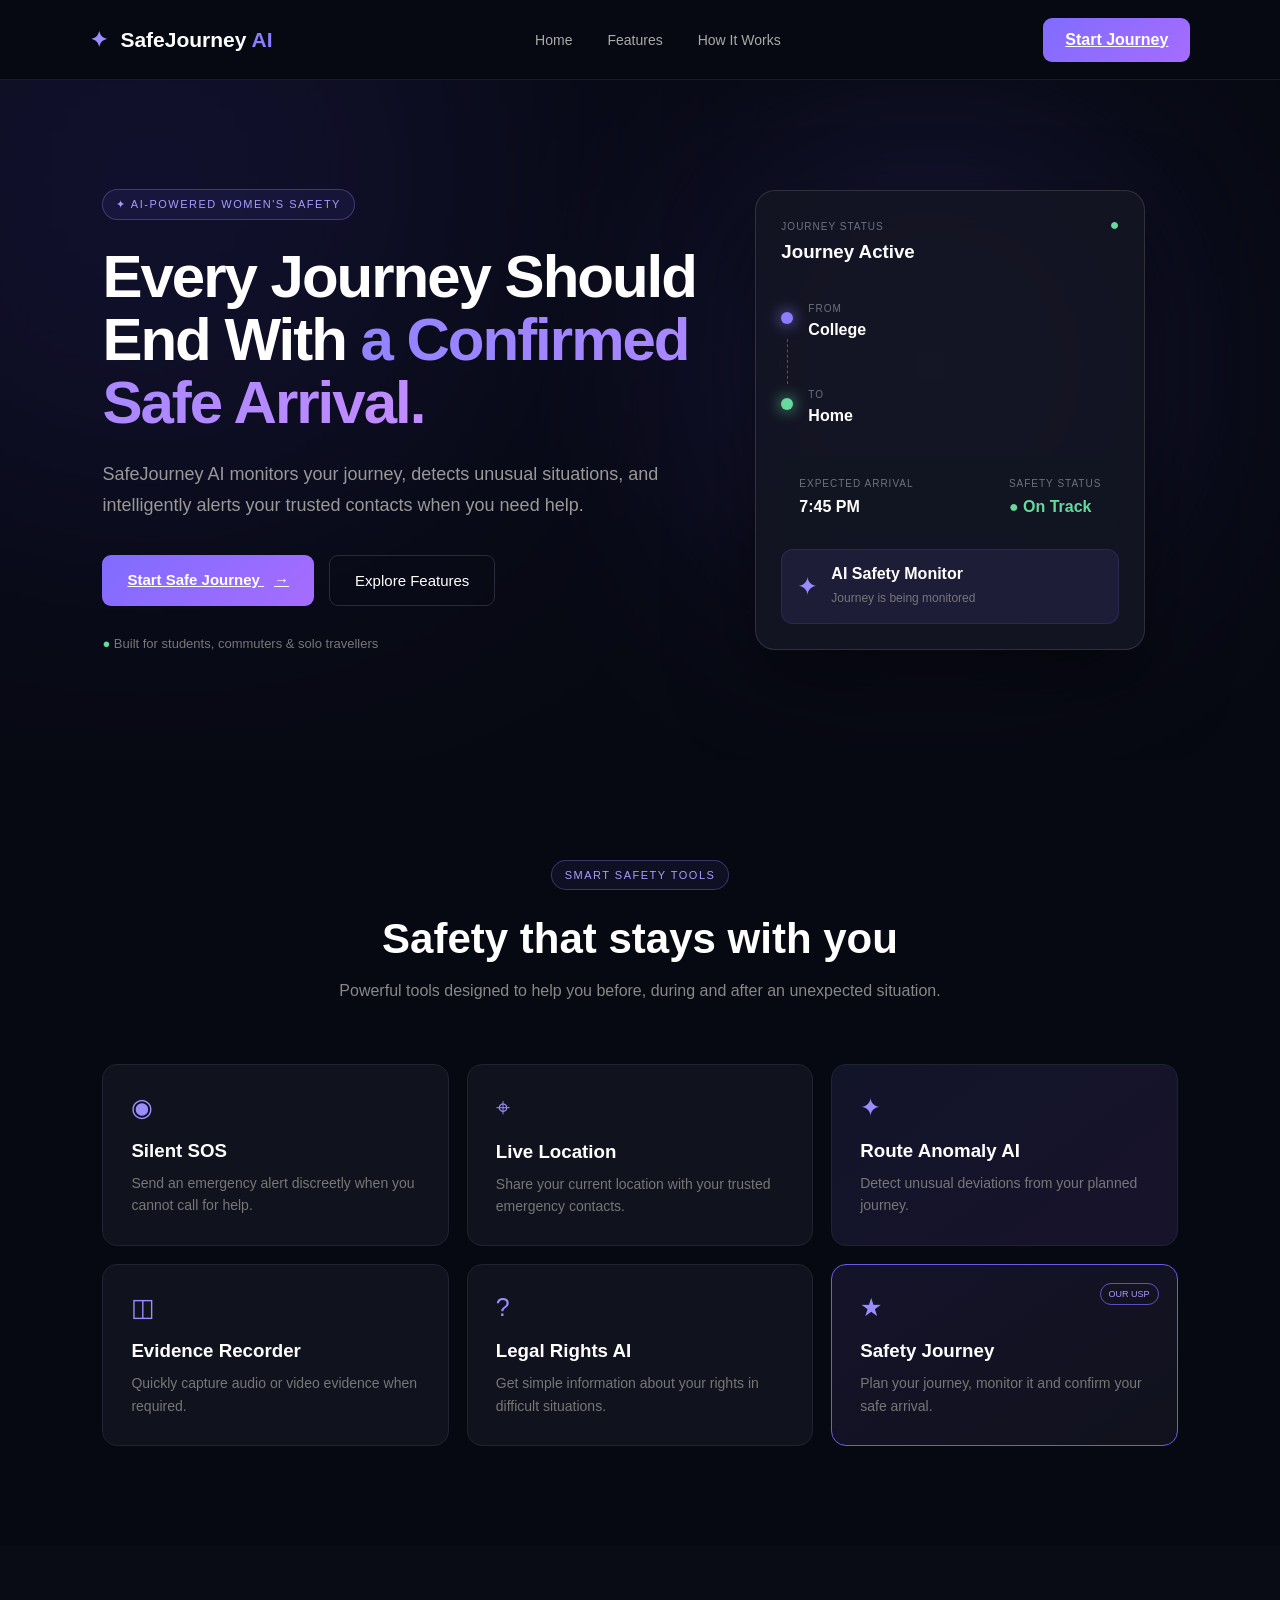
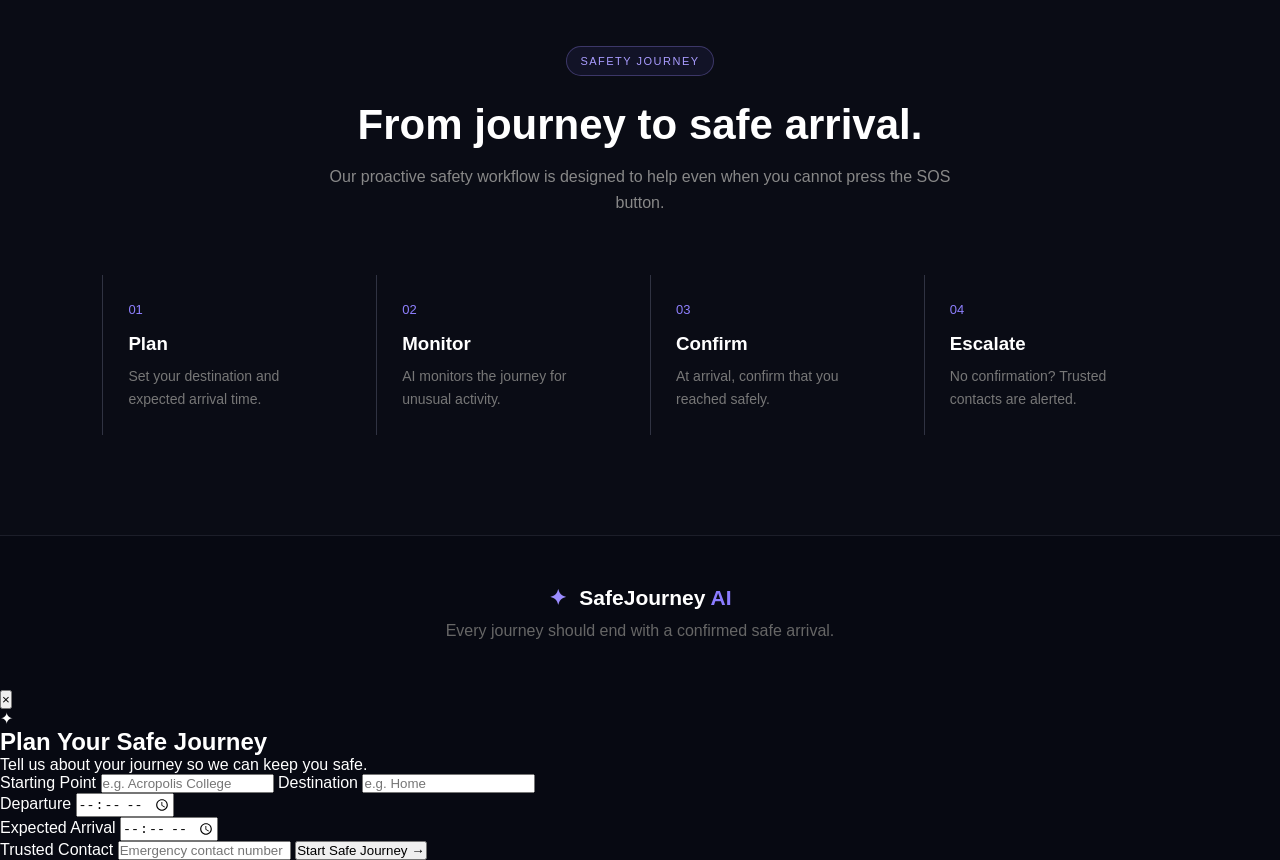
<file: index.html>
<!DOCTYPE html>
<html lang="en">

<head>
    <meta charset="UTF-8">
    <meta name="viewport" content="width=device-width, initial-scale=1.0">

    <title>SafeJourney AI</title>

    <link rel="stylesheet" href="style.css">
</head>

<body>

    <!-- NAVBAR -->
    <nav class="navbar">

        <div class="logo">
            <span class="logo-icon">✦</span>
            SafeJourney <span>AI</span>
        </div>

        <div class="nav-links">
            <a href="#home">Home</a>
            <a href="#features">Features</a>
            <a href="#how">How It Works</a>
        </div>

        <a href="journey.html" class="nav-btn">
    Start Journey
</a>

    </nav>


    <!-- HERO SECTION -->
    <section class="hero" id="home">

        <div class="hero-content">

            <div class="badge">
                ✦ AI-POWERED WOMEN'S SAFETY
            </div>

            <h1>
                Every Journey Should End With
                <span>a Confirmed Safe Arrival.</span>
            </h1>

            <p>
                SafeJourney AI monitors your journey, detects unusual situations,
                and intelligently alerts your trusted contacts when you need help.
            </p>

            <div class="hero-buttons">

             <a href="journey.html" class="primary-btn">
    Start Safe Journey
    <span>→</span>
</a>   

                <a href="#features" class="secondary-btn">
                    Explore Features
                </a>

            </div>

            <div class="trust">
                <span>●</span> Built for students, commuters & solo travellers
            </div>

        </div>


        <!-- DASHBOARD MOCKUP -->
        <div class="dashboard-wrapper">

            <div class="glow"></div>

            <div class="dashboard">

                <div class="dashboard-top">
                    <div>
                        <small>JOURNEY STATUS</small>
                        <h3>Journey Active</h3>
                    </div>

                    <div class="status-dot">●</div>
                </div>

                <div class="route">

                    <div class="location">
                        <div class="circle start"></div>

                        <div>
                            <small>FROM</small>
                            <strong>College</strong>
                        </div>
                    </div>

                    <div class="route-line"></div>

                    <div class="location">
                        <div class="circle end"></div>

                        <div>
                            <small>TO</small>
                            <strong>Home</strong>
                        </div>
                    </div>

                </div>

                <div class="journey-info">

                    <div>
                        <small>EXPECTED ARRIVAL</small>
                        <strong>7:45 PM</strong>
                    </div>

                    <div>
                        <small>SAFETY STATUS</small>
                        <strong class="safe">● On Track</strong>
                    </div>

                </div>

                <div class="ai-box">
                    <span>✦</span>

                    <div>
                        <strong>AI Safety Monitor</strong>
                        <p>Journey is being monitored</p>
                    </div>
                </div>

            </div>

        </div>

    </section>


    <!-- FEATURES -->
    <section class="features-section" id="features">

        <div class="section-heading">

            <div class="badge">SMART SAFETY TOOLS</div>

            <h2>
                Safety that stays with you
            </h2>

            <p>
                Powerful tools designed to help you before,
                during and after an unexpected situation.
            </p>

        </div>


        <div class="features-grid">

            <div class="feature-card">
                <div class="feature-icon">◉</div>
                <h3>Silent SOS</h3>
                <p>
                    Send an emergency alert discreetly when you cannot call for help.
                </p>
            </div>


            <div class="feature-card">
                <div class="feature-icon">⌖</div>
                <h3>Live Location</h3>
                <p>
                    Share your current location with your trusted emergency contacts.
                </p>
            </div>


            <div class="feature-card highlight">
                <div class="feature-icon">✦</div>
                <h3>Route Anomaly AI</h3>
                <p>
                    Detect unusual deviations from your planned journey.
                </p>
            </div>


            <div class="feature-card">
                <div class="feature-icon">◫</div>
                <h3>Evidence Recorder</h3>
                <p>
                    Quickly capture audio or video evidence when required.
                </p>
            </div>


            <div class="feature-card">
                <div class="feature-icon">?</div>
                <h3>Legal Rights AI</h3>
                <p>
                    Get simple information about your rights in difficult situations.
                </p>
            </div>


            <div class="feature-card special">
                <div class="feature-icon">★</div>
                <h3>Safety Journey</h3>
                <p>
                    Plan your journey, monitor it and confirm your safe arrival.
                </p>

                <span class="usp">OUR USP</span>
            </div>

        </div>

    </section>


    <!-- HOW IT WORKS -->
    <section class="how-section" id="how">

        <div class="section-heading">

            <div class="badge">SAFETY JOURNEY</div>

            <h2>
                From journey to safe arrival.
            </h2>

            <p>
                Our proactive safety workflow is designed to help
                even when you cannot press the SOS button.
            </p>

        </div>


        <div class="steps">

            <div class="step">
                <span>01</span>
                <h3>Plan</h3>
                <p>Set your destination and expected arrival time.</p>
            </div>

            <div class="step">
                <span>02</span>
                <h3>Monitor</h3>
                <p>AI monitors the journey for unusual activity.</p>
            </div>

            <div class="step">
                <span>03</span>
                <h3>Confirm</h3>
                <p>At arrival, confirm that you reached safely.</p>
            </div>

            <div class="step">
                <span>04</span>
                <h3>Escalate</h3>
                <p>No confirmation? Trusted contacts are alerted.</p>
            </div>

        </div>

    </section>


    <!-- FOOTER -->
    <footer>

        <div class="logo">
            <span class="logo-icon">✦</span>
            SafeJourney <span>AI</span>
        </div>

        <p>
            Every journey should end with a confirmed safe arrival.
        </p>

    </footer>


    <script src="script.js"></script>
    <!-- START JOURNEY POPUP -->
<div class="popup-overlay" id="journeyPopup">

</div>

    <div class="popup">

        <button class="close-btn" onclick="closeJourney()">
            ×
        </button>

        <div class="popup-icon">✦</div>

        <h2>Plan Your Safe Journey</h2>

        <p class="popup-subtitle">
            Tell us about your journey so we can keep you safe.
        </p>

        <label>Starting Point</label>
        <input type="text" id="startPoint" placeholder="e.g. Acropolis College">

        <label>Destination</label>
        <input type="text" id="destination" placeholder="e.g. Home">

        <div class="time-row">

            <div>
                <label>Departure</label>
                <input type="time" id="departureTime">
            </div>

            <div>
                <label>Expected Arrival</label>
                <input type="time" id="arrivalTime">
            </div>

        </div>

        <label>Trusted Contact</label>
        <input type="tel" id="contact" placeholder="Emergency contact number">

        <button class="popup-start-btn" onclick="confirmJourney()">
            Start Safe Journey →
        </button>

    </div>

</div>


</body>

</html>
</file>
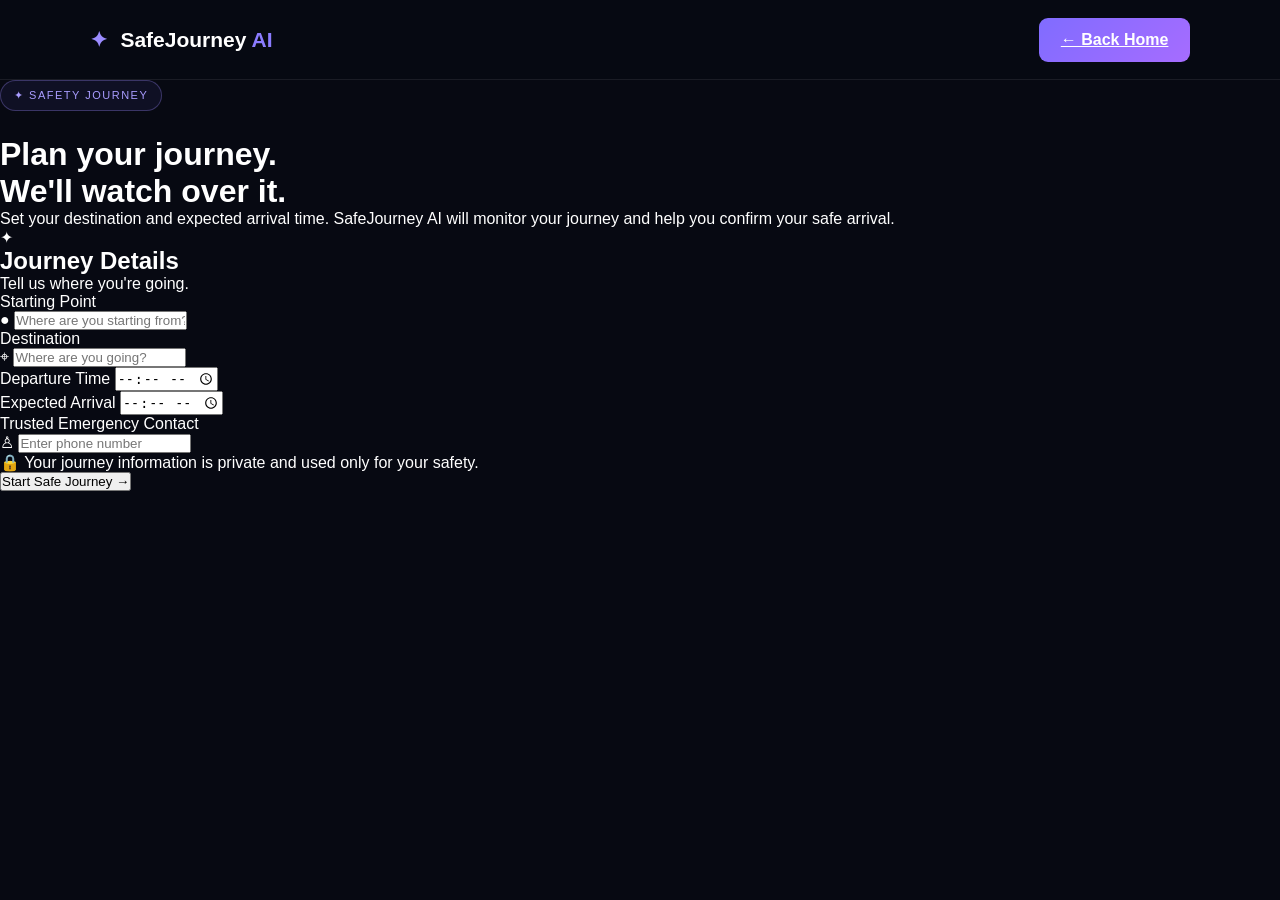
<file: journey.html>
<!DOCTYPE html>
<html lang="en">

<head>
    <meta charset="UTF-8">
    <meta name="viewport" content="width=device-width, initial-scale=1.0">

    <title>Plan Your Journey | SafeJourney AI</title>

    <link rel="stylesheet" href="style.css">
</head>

<body>

    <nav class="navbar">

        <div class="logo">
            <span class="logo-icon">✦</span>
            SafeJourney <span>AI</span>
        </div>

        <a href="index.html" class="nav-btn">
            ← Back Home
        </a>

    </nav>


    <main class="journey-page">

        <div class="journey-heading">

            <div class="badge">
                ✦ SAFETY JOURNEY
            </div>

            <h1>
                Plan your journey.<br>
                <span>We'll watch over it.</span>
            </h1>

            <p>
                Set your destination and expected arrival time.
                SafeJourney AI will monitor your journey and help
                you confirm your safe arrival.
            </p>

        </div>


        <div class="journey-form">

            <div class="form-header">

                <div class="form-icon">
                    ✦
                </div>

                <div>
                    <h2>Journey Details</h2>
                    <p>Tell us where you're going.</p>
                </div>

            </div>


            <label>Starting Point</label>

            <div class="input-box">
                <span>●</span>
                <input
                    type="text"
                    id="startPoint"
                    placeholder="Where are you starting from?"
                >
            </div>


            <label>Destination</label>

            <div class="input-box">
                <span>⌖</span>
                <input
                    type="text"
                    id="destination"
                    placeholder="Where are you going?"
                >
            </div>


            <div class="form-row">

                <div>
                    <label>Departure Time</label>

                    <input
                        class="normal-input"
                        type="time"
                        id="departureTime"
                    >
                </div>

                <div>
                    <label>Expected Arrival</label>

                    <input
                        class="normal-input"
                        type="time"
                        id="arrivalTime"
                    >
                </div>

            </div>


            <label>Trusted Emergency Contact</label>

            <div class="input-box">
                <span>♙</span>
                <input
                    type="tel"
                    id="contact"
                    placeholder="Enter phone number"
                >
            </div>


            <div class="privacy-note">
                🔒 Your journey information is private and used only
                for your safety.
            </div>


            <button class="begin-btn" onclick="beginJourney()">
                Start Safe Journey
                <span>→</span>
            </button>

        </div>

    </main>


    <script>

        function beginJourney() {

            const start =
                document.getElementById("startPoint").value;

            const destination =
                document.getElementById("destination").value;

            const departure =
                document.getElementById("departureTime").value;

            const arrival =
                document.getElementById("arrivalTime").value;

            const contact =
                document.getElementById("contact").value;


            if (!start || !destination || !departure || !arrival || !contact) {

                alert("Please fill in all journey details.");

                return;
            }


            localStorage.setItem(
                "journeyStart",
                start
            );

            localStorage.setItem(
                "journeyDestination",
                destination
            );

            localStorage.setItem(
                "journeyDeparture",
                departure
            );

            localStorage.setItem(
                "journeyArrival",
                arrival
            );

            localStorage.setItem(
                "journeyContact",
                contact
            );


            alert("Your Safe Journey has been planned!");

        }

    </script>

</body>

</html>
</file>
<file: style.css>
* {
    margin: 0;
    padding: 0;
    box-sizing: border-box;
}

html {
    scroll-behavior: smooth;
}

body {
    font-family: Arial, sans-serif;
    background: #070912;
    color: white;
    overflow-x: hidden;
}


/* NAVBAR */

.navbar {
    height: 80px;
    display: flex;
    align-items: center;
    justify-content: space-between;
    padding: 0 7%;
    border-bottom: 1px solid rgba(255,255,255,0.08);
    background: rgba(7,9,18,0.8);
}

.logo {
    font-size: 21px;
    font-weight: bold;
}

.logo span {
    color: #8b7cff;
}

.logo-icon {
    color: #9b8cff !important;
    margin-right: 7px;
}

.nav-links {
    display: flex;
    gap: 35px;
}

.nav-links a {
    color: #aaa;
    text-decoration: none;
    font-size: 14px;
    transition: 0.3s;
}

.nav-links a:hover {
    color: white;
}

.nav-btn,
.primary-btn {
    border: none;
    background: linear-gradient(135deg, #806cff, #a66cff);
    color: white;
    padding: 13px 22px;
    border-radius: 9px;
    font-weight: bold;
    cursor: pointer;
    transition: 0.3s;
}

.nav-btn:hover,
.primary-btn:hover {
    transform: translateY(-2px);
}


/* HERO */

.hero {
    min-height: 680px;
    display: flex;
    align-items: center;
    justify-content: space-between;
    padding: 80px 8%;
    position: relative;
    overflow: hidden;
}

.hero::before {
    content: "";
    position: absolute;
    width: 600px;
    height: 600px;
    background: #654cff;
    opacity: 0.13;
    filter: blur(150px);
    top: -200px;
    left: -150px;
}

.hero-content {
    max-width: 650px;
    position: relative;
    z-index: 2;
}

.badge {
    display: inline-block;
    font-size: 11px;
    letter-spacing: 1.5px;
    color: #a99cff;
    border: 1px solid rgba(160,140,255,0.3);
    background: rgba(120,100,255,0.08);
    padding: 8px 13px;
    border-radius: 30px;
    margin-bottom: 25px;
}

.hero h1 {
    font-size: 60px;
    line-height: 1.05;
    letter-spacing: -2px;
    margin-bottom: 25px;
}

.hero h1 span {
    background: linear-gradient(90deg, #9283ff, #c18cff);
    -webkit-background-clip: text;
    background-clip: text;
    color: transparent;
}

.hero p {
    color: #999;
    font-size: 18px;
    line-height: 1.7;
    max-width: 570px;
}

.hero-buttons {
    display: flex;
    gap: 15px;
    margin-top: 35px;
}

.primary-btn {
    padding: 16px 25px;
    font-size: 15px;
}

.primary-btn span {
    margin-left: 10px;
}

.secondary-btn {
    padding: 16px 25px;
    border: 1px solid #292b3b;
    border-radius: 9px;
    color: white;
    text-decoration: none;
    font-size: 15px;
}

.trust {
    margin-top: 30px;
    color: #777;
    font-size: 13px;
}

.trust span {
    color: #66d99c;
}


/* DASHBOARD */

.dashboard-wrapper {
    position: relative;
    margin-right: 3%;
}

.glow {
    position: absolute;
    width: 350px;
    height: 350px;
    background: #725cff;
    filter: blur(130px);
    opacity: 0.25;
}

.dashboard {
    width: 390px;
    background: rgba(20,22,35,0.9);
    border: 1px solid rgba(255,255,255,0.12);
    border-radius: 20px;
    padding: 25px;
    position: relative;
    box-shadow: 0 30px 80px rgba(0,0,0,0.5);
    backdrop-filter: blur(20px);
}

.dashboard-top {
    display: flex;
    justify-content: space-between;
}

.dashboard small {
    color: #6e7180;
    font-size: 10px;
    letter-spacing: 1px;
}

.dashboard h3 {
    margin-top: 7px;
}

.status-dot {
    color: #66d99c;
}

.route {
    margin-top: 35px;
}

.location {
    display: flex;
    align-items: center;
    gap: 15px;
}

.circle {
    width: 12px;
    height: 12px;
    border-radius: 50%;
}

.start {
    background: #8d7cff;
    box-shadow: 0 0 15px #8d7cff;
}

.end {
    background: #66d99c;
    box-shadow: 0 0 15px #66d99c;
}

.location strong {
    display: block;
    margin-top: 5px;
}

.route-line {
    height: 45px;
    border-left: 1px dashed #555;
    margin-left: 6px;
}

.journey-info {
    display: flex;
    justify-content: space-between;
    background: #111421;
    padding: 18px;
    border-radius: 12px;
    margin-top: 30px;
}

.journey-info strong {
    display: block;
    margin-top: 7px;
}

.safe {
    color: #66d99c;
}

.ai-box {
    display: flex;
    align-items: center;
    gap: 13px;
    margin-top: 15px;
    padding: 15px;
    border-radius: 12px;
    background: rgba(130,110,255,0.1);
    border: 1px solid rgba(130,110,255,0.15);
}

.ai-box > span {
    font-size: 25px;
    color: #9a8cff;
}

.ai-box p {
    font-size: 12px;
    margin-top: 5px;
    color: #777;
}


/* FEATURES */

.features-section,
.how-section {
    padding: 100px 8%;
}

.section-heading {
    text-align: center;
    max-width: 650px;
    margin: auto;
}

.section-heading h2 {
    font-size: 42px;
    margin-bottom: 15px;
}

.section-heading p {
    color: #888;
    line-height: 1.6;
}

.features-grid {
    max-width: 1100px;
    margin: 60px auto 0;
    display: grid;
    grid-template-columns: repeat(3, 1fr);
    gap: 18px;
}

.feature-card {
    padding: 28px;
    min-height: 160px;
    background: #10121d;
    border: 1px solid #202331;
    border-radius: 15px;
    transition: 0.3s;
    position: relative;
}

.feature-card:hover {
    transform: translateY(-5px);
    border-color: #6256c9;
}

.feature-icon {
    font-size: 25px;
    color: #9b8cff;
    margin-bottom: 18px;
}

.feature-card h3 {
    margin-bottom: 10px;
}

.feature-card p {
    color: #777;
    font-size: 14px;
    line-height: 1.6;
}

.highlight {
    background: linear-gradient(145deg, #121429, #17132b);
}

.special {
    border-color: #6b5ce7;
    background: linear-gradient(145deg, #15132a, #11121d);
}

.usp {
    position: absolute;
    top: 18px;
    right: 18px;
    font-size: 9px;
    color: #a99cff;
    border: 1px solid #5d52bc;
    padding: 5px 8px;
    border-radius: 20px;
}


/* HOW IT WORKS */

.how-section {
    background: #0a0c15;
}

.steps {
    max-width: 1100px;
    margin: 60px auto 0;
    display: grid;
    grid-template-columns: repeat(4, 1fr);
    gap: 20px;
}

.step {
    padding: 25px;
    border-left: 1px solid #303342;
}

.step > span {
    color: #8f80ff;
    font-size: 13px;
}

.step h3 {
    margin: 15px 0 10px;
}

.step p {
    color: #777;
    line-height: 1.6;
    font-size: 14px;
}


/* FOOTER */

footer {
    padding: 50px 8%;
    border-top: 1px solid #1c1e29;
    text-align: center;
}

footer p {
    margin-top: 12px;
    color: #666;
}


/* MOBILE */

@media (max-width: 900px) {

    .nav-links {
        display: none;
    }

    .hero {
        flex-direction: column;
        text-align: center;
        gap: 60px;
    }

    .hero h1 {
        font-size: 42px;
    }

    .hero-buttons {
        justify-content: center;
    }

    .dashboard-wrapper {
        margin: 0;
    }

    .features-grid {
        grid-template-columns: 1fr;
    }

    .steps {
        grid-template-columns: 1fr;
    }
    /* POPUP */

.popup-overlay {
    position: fixed;
    inset: 0;
    background: rgba(0, 0, 0, 0.7);
    backdrop-filter: blur(8px);

    display: none;
    align-items: center;
    justify-content: center;

    z-index: 9999;
}

.popup {
    width: 430px;
    max-width: 90%;
    padding: 30px;

    background: #111421;
    border: 1px solid rgba(255,255,255,0.12);
    border-radius: 20px;

    position: relative;

    box-shadow: 0 30px 100px rgba(0,0,0,0.6);

    animation: popupOpen 0.25s ease;
}

@keyframes popupOpen {

    from {
        opacity: 0;
        transform: translateY(20px) scale(0.96);
    }

    to {
        opacity: 1;
        transform: translateY(0) scale(1);
    }

}

.close-btn {
    position: absolute;
    right: 18px;
    top: 15px;

    background: none;
    border: none;

    color: #777;
    font-size: 28px;

    cursor: pointer;
}

.close-btn:hover {
    color: white;
}

.popup-icon {
    width: 45px;
    height: 45px;

    display: flex;
    align-items: center;
    justify-content: center;

    border-radius: 12px;

    background: rgba(130,110,255,0.15);
    color: #9b8cff;

    font-size: 22px;

    margin-bottom: 18px;
}

.popup h2 {
    font-size: 26px;
    margin-bottom: 8px;
}

.popup-subtitle {
    color: #777;
    font-size: 14px;
    line-height: 1.5;
    margin-bottom: 22px;
}

.popup label {
    display: block;
    color: #aaa;
    font-size: 12px;
    margin: 15px 0 7px;
}

.popup input {
    width: 100%;
    padding: 12px;

    box-sizing: border-box;

    background: #191c29;
    border: 1px solid #292d3d;
    border-radius: 9px;

    color: white;
    outline: none;
}

.popup input:focus {
    border-color: #8171ff;
}

.time-row {
    display: grid;
    grid-template-columns: 1fr 1fr;
    gap: 12px;
}

.popup-start-btn {
    width: 100%;
    margin-top: 25px;

    padding: 14px;

    border: none;
    border-radius: 9px;

    background: linear-gradient(135deg, #806cff, #a66cff);

    color: white;
    font-size: 15px;
    font-weight: bold;

    cursor: pointer;
}

.popup-start-btn:hover {
    transform: translateY(-2px);
}
/* =========================================
   CREATIVE SAFE JOURNEY POPUP
========================================= */

.popup-overlay {
    position: fixed !important;
    inset: 0 !important;

    display: none;
    align-items: center;
    justify-content: center;

    background: rgba(3, 5, 14, 0.78);
    backdrop-filter: blur(14px);

    z-index: 99999;
    padding: 20px;
}


/* POPUP CARD */

.popup {
    width: 470px;
    max-width: 100%;

    padding: 34px;

    position: relative;

    background:
        radial-gradient(
            circle at top right,
            rgba(125, 105, 255, 0.18),
            transparent 35%
        ),
        #10131f;

    border: 1px solid rgba(145, 125, 255, 0.25);
    border-radius: 24px;

    box-shadow:
        0 30px 100px rgba(0, 0, 0, 0.7),
        0 0 60px rgba(110, 90, 255, 0.12);

    animation: journeyPopup 0.35s ease;
}


/* POPUP ANIMATION */

@keyframes journeyPopup {

    from {
        opacity: 0;
        transform: translateY(25px) scale(0.94);
    }

    to {
        opacity: 1;
        transform: translateY(0) scale(1);
    }

}


/* CLOSE BUTTON */

.close-btn {
    position: absolute;
    top: 18px;
    right: 20px;

    width: 35px;
    height: 35px;

    display: flex;
    align-items: center;
    justify-content: center;

    border-radius: 50%;

    background: rgba(255,255,255,0.06);
    border: 1px solid rgba(255,255,255,0.08);

    color: #888;
    font-size: 22px;

    cursor: pointer;

    transition: 0.25s;
}

.close-btn:hover {
    background: rgba(255,255,255,0.12);
    color: white;
    transform: rotate(90deg);
}


/* ICON */

.popup-icon {
    width: 54px;
    height: 54px;

    display: flex;
    align-items: center;
    justify-content: center;

    border-radius: 16px;

    background: linear-gradient(
        135deg,
        rgba(126,108,255,0.25),
        rgba(180,105,255,0.12)
    );

    border: 1px solid rgba(145,125,255,0.25);

    color: #a99cff;

    font-size: 26px;

    box-shadow: 0 0 30px rgba(125,105,255,0.15);

    margin-bottom: 20px;
}


/* HEADING */

.popup h2 {
    font-size: 28px;
    margin-bottom: 8px;
    letter-spacing: -0.5px;
}

.popup-subtitle {
    color: #777d91;
    font-size: 14px;
    line-height: 1.6;

    margin-bottom: 26px;
}


/* INPUT LABELS */

.popup label {
    display: block;

    color: #aeb2c2;

    font-size: 12px;
    font-weight: 600;

    margin: 17px 0 8px;
}


/* INPUTS */

.popup input {
    width: 100%;
    height: 46px;

    padding: 0 14px;

    box-sizing: border-box;

    background: #181b29;

    border: 1px solid #292d3d;
    border-radius: 10px;

    color: white;

    font-size: 14px;

    outline: none;

    transition: 0.25s;
}

.popup input::placeholder {
    color: #555b6d;
}

.popup input:focus {
    border-color: #8171ff;

    background: #1b1e2d;

    box-shadow:
        0 0 0 3px rgba(129,113,255,0.08);
}


/* TIME INPUTS */

.time-row {
    display: grid;
    grid-template-columns: 1fr 1fr;

    gap: 14px;
}


/* START BUTTON */

.popup-start-btn {
    width: 100%;

    height: 50px;

    margin-top: 28px;

    border: none;
    border-radius: 11px;

    background: linear-gradient(
        135deg,
        #7867ff,
        #a76cff
    );

    color: white;

    font-size: 14px;
    font-weight: 700;

    cursor: pointer;

    box-shadow:
        0 10px 30px rgba(120,103,255,0.25);

    transition: 0.25s;
}

.popup-start-btn:hover {
    transform: translateY(-2px);

    box-shadow:
        0 15px 35px rgba(120,103,255,0.35);
}


/* SMALL SAFETY MESSAGE */

.popup::after {
    content: "🔒 Your journey information stays private";

    display: block;

    text-align: center;

    margin-top: 18px;

    color: #555b6d;

    font-size: 11px;
}


/* MOBILE */

@media (max-width: 550px) {

    .popup {
        padding: 26px 22px;
    }

    .popup h2 {
        font-size: 24px;
    }

    .time-row {
        grid-template-columns: 1fr;
        gap: 0;
    }

}
/* =================================
   JOURNEY PAGE
================================= */

.journey-page {
    min-height: calc(100vh - 80px);

    display: flex;
    align-items: center;
    justify-content: center;

    gap: 90px;

    padding: 70px 8%;

    position: relative;
}

.journey-heading {
    max-width: 520px;
}

.journey-heading h1 {
    font-size: 52px;
    line-height: 1.08;
    letter-spacing: -2px;
    margin: 15px 0 22px;
}

.journey-heading h1 span {
    background: linear-gradient(90deg, #9283ff, #c18cff);

    -webkit-background-clip: text;
    background-clip: text;

    color: transparent;
}

.journey-heading p {
    color: #858999;
    line-height: 1.7;
    font-size: 16px;
}


/* FORM CARD */

.journey-form {
    width: 440px;

    padding: 32px;

    background: rgba(17, 20, 33, 0.95);

    border: 1px solid rgba(145, 125, 255, 0.2);

    border-radius: 22px;

    box-shadow:
        0 30px 80px rgba(0,0,0,0.45),
        0 0 50px rgba(110,90,255,0.08);
}


.form-header {
    display: flex;
    align-items: center;
    gap: 15px;

    margin-bottom: 28px;
}


.form-icon {
    width: 48px;
    height: 48px;

    display: flex;
    align-items: center;
    justify-content: center;

    border-radius: 14px;

    background: rgba(130,110,255,0.15);

    color: #a99cff;

    font-size: 22px;
}


.form-header h2 {
    font-size: 21px;
    margin-bottom: 4px;
}

.form-header p {
    color: #666d7e;
    font-size: 12px;
}


/* LABELS */

.journey-form label {
    display: block;

    color: #aeb2c2;

    font-size: 12px;
    font-weight: 600;

    margin: 18px 0 8px;
}


/* INPUT */

.input-box {
    height: 48px;

    display: flex;
    align-items: center;

    gap: 12px;

    padding: 0 14px;

    background: #181b29;

    border: 1px solid #292d3d;

    border-radius: 10px;

    transition: 0.25s;
}

.input-box:focus-within {
    border-color: #8171ff;

    box-shadow:
        0 0 0 3px rgba(129,113,255,0.08);
}

.input-box span {
    color: #8c80ff;
}

.input-box input {
    width: 100%;

    border: none;
    outline: none;

    background: transparent;

    color: white;

    font-size: 13px;
}

.input-box input::placeholder {
    color: #555b6d;
}


/* TIME ROW */

.form-row {
    display: grid;

    grid-template-columns: 1fr 1fr;

    gap: 14px;
}

.normal-input {
    width: 100%;
    height: 48px;

    padding: 0 12px;

    box-sizing: border-box;

    background: #181b29;

    border: 1px solid #292d3d;

    border-radius: 10px;

    color: white;

    outline: none;
}


/* PRIVACY */

.privacy-note {
    margin-top: 22px;

    padding: 12px;

    border-radius: 9px;

    background: rgba(100, 220, 160, 0.05);

    color: #68756f;

    font-size: 11px;

    line-height: 1.5;
}


/* BUTTON */

.begin-btn {
    width: 100%;

    height: 50px;

    margin-top: 18px;

    border: none;

    border-radius: 10px;

    background:
        linear-gradient(
            135deg,
            #7867ff,
            #a76cff
        );

    color: white;

    font-weight: 700;

    cursor: pointer;

    transition: 0.25s;
}

.begin-btn span {
    margin-left: 8px;
}

.begin-btn:hover {
    transform: translateY(-2px);

    box-shadow:
        0 12px 30px rgba(120,103,255,0.25);
}


/* MOBILE */

@media (max-width: 900px) {

    .journey-page {
        flex-direction: column;

        gap: 40px;

        text-align: center;
    }

    .journey-form {
        width: 100%;
        max-width: 440px;
    }

    .journey-heading h1 {
        font-size: 40px;
    }

}

}
</file>
